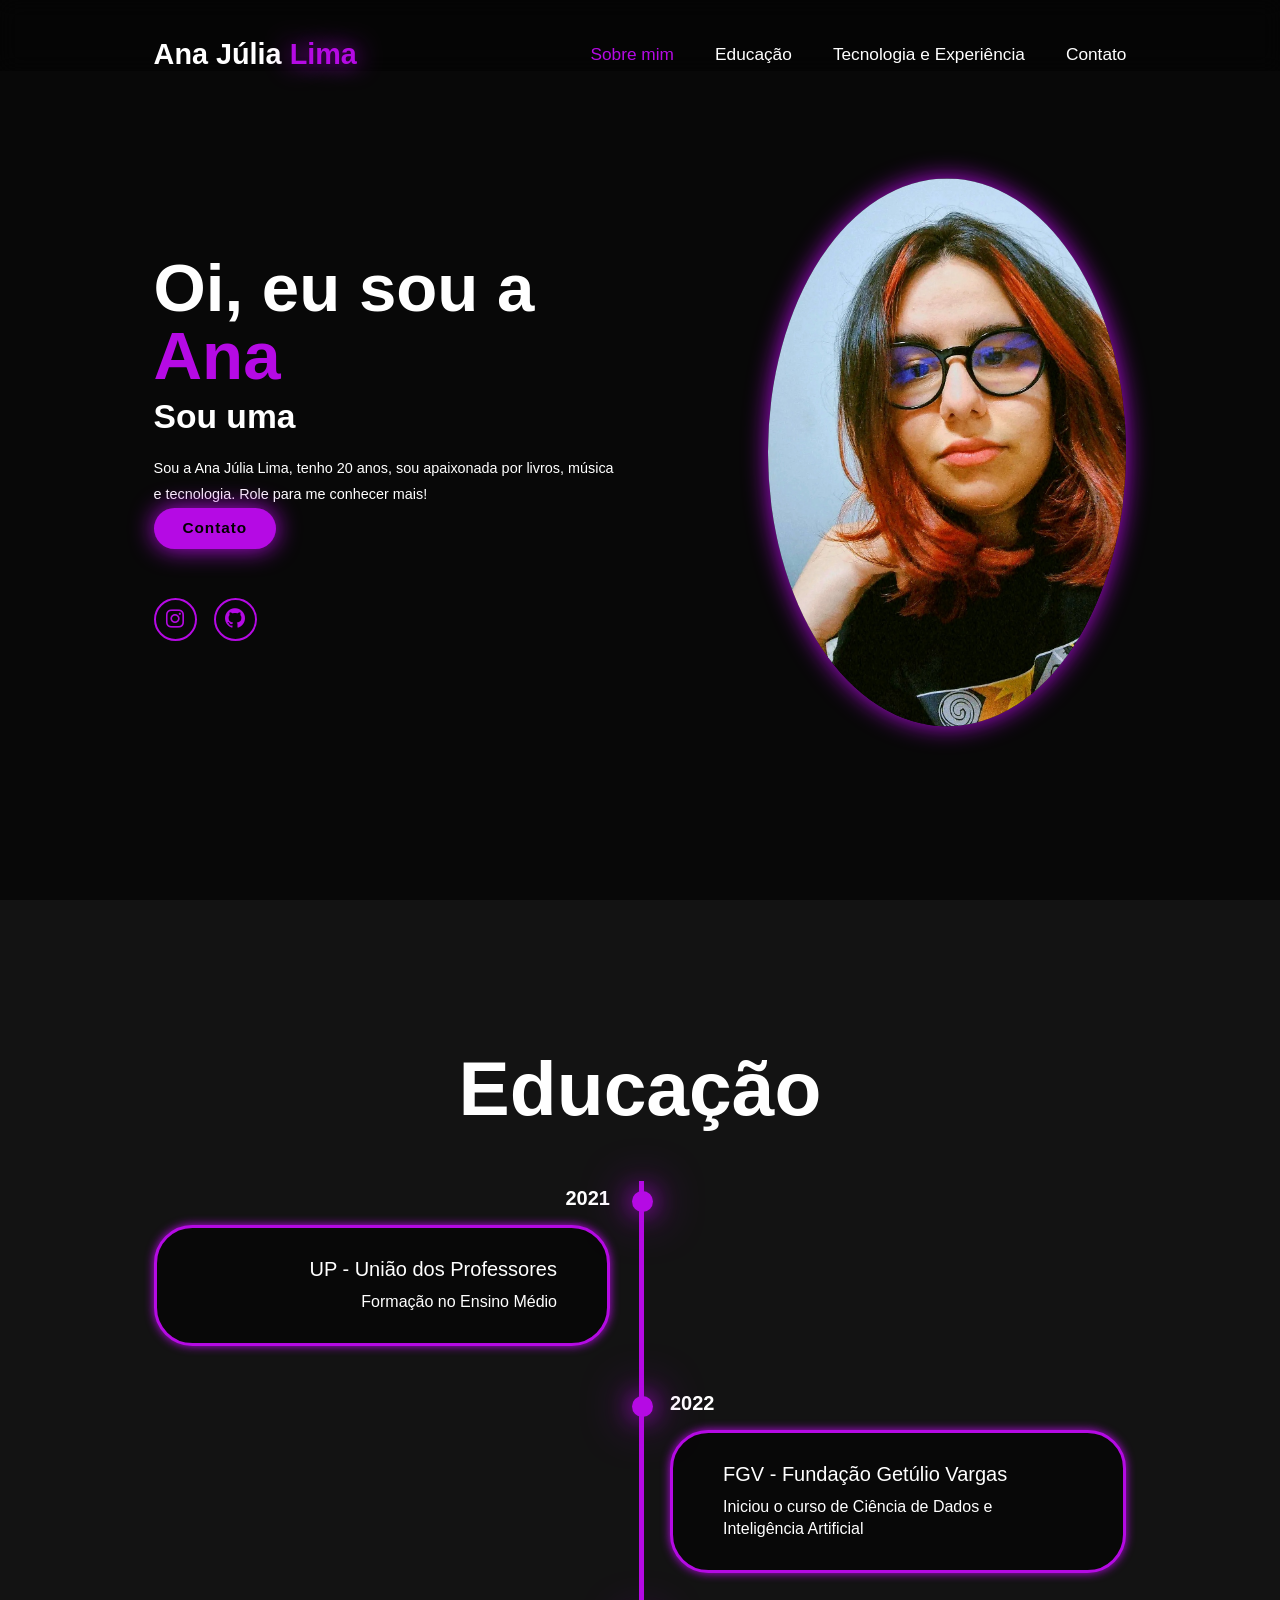
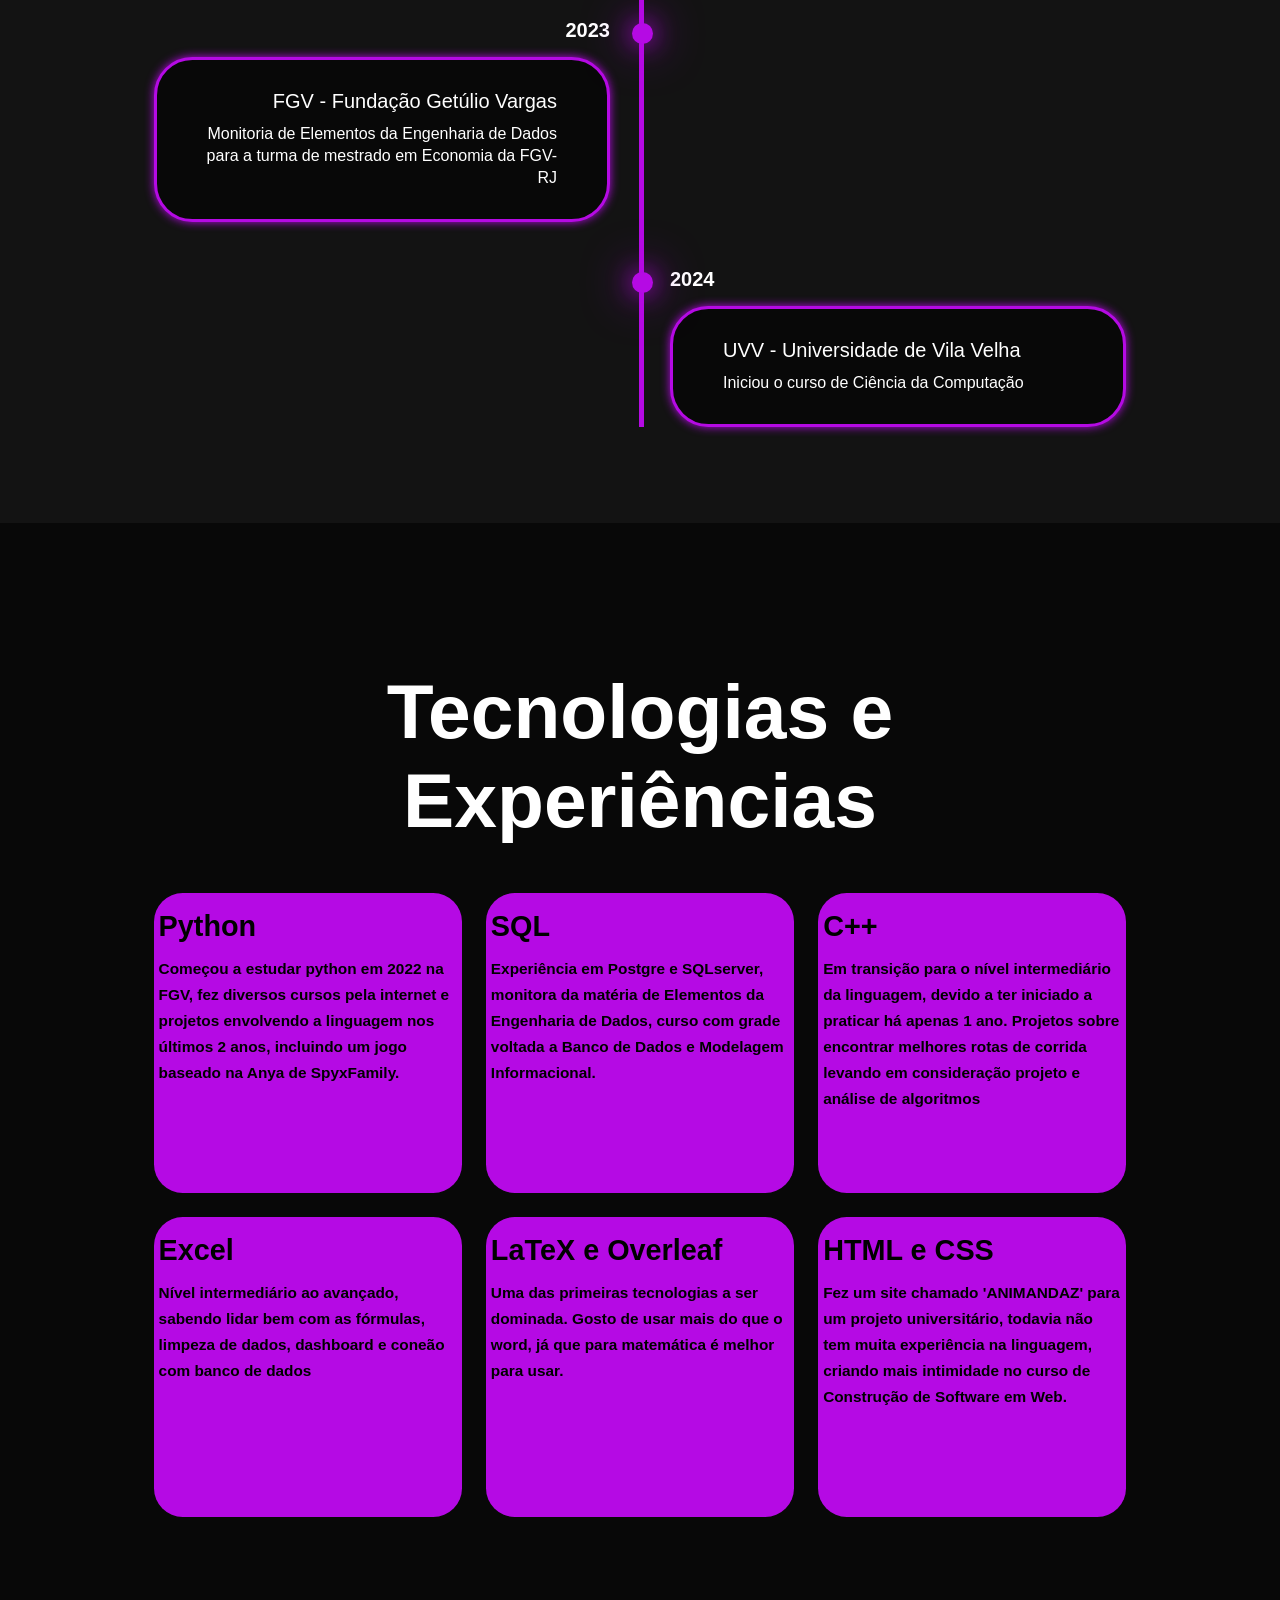
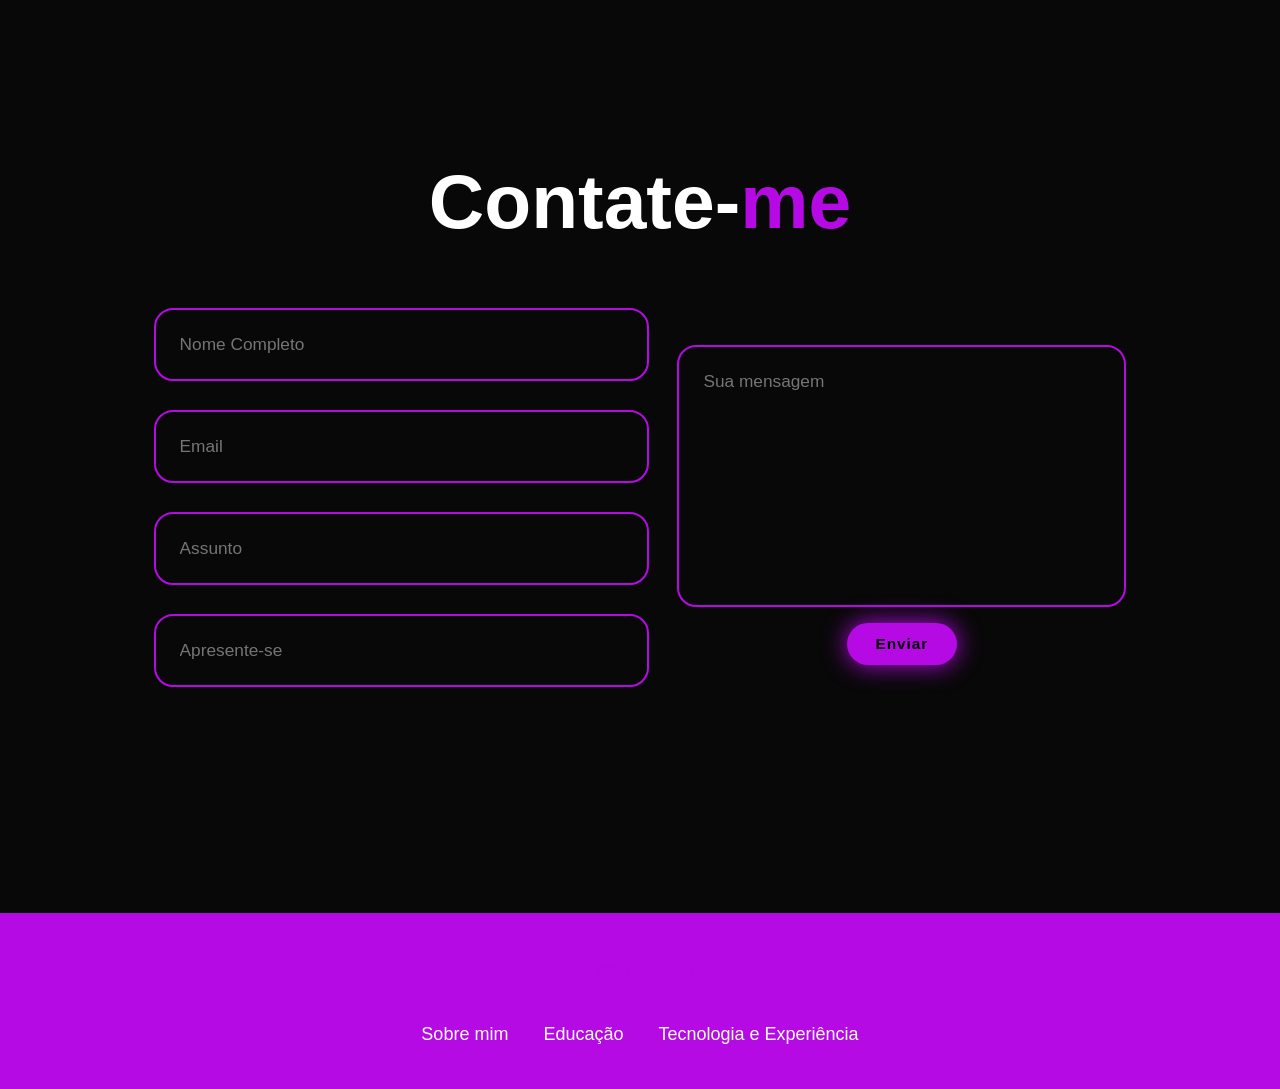
<file: index.html>
<!DOCTYPE html>
<html>

<head>
    <meta charset="UTF-8">
    <meta name="viewport" content="width=device-width, initial-scale 1.0">
    <title>Portifolio Ana Júlia Lima</title>
    <link rel="stylesheet" href="style.css">
    <link href='https://unpkg.com/boxicons@2.1.4/css/boxicons.min.css' rel='stylesheet'>
</head>

<body>
    <header class="header">
        <a href="#inicio" class="logo"> Ana Júlia
        <span> Lima</span></a>

        <i class='bx-menu' id="menu-icon"></i>

        <nav class="navegador">
            <a href="#inicio" class="ativa">Sobre mim</a>
            <a href="#educacao">Educação</a>
            <a href="#tecnologia">Tecnologia e Experiência</a>
            <a href="#contato">Contato</a>
        </nav>
    </header>

    <section class="inicio" id="inicio">
        <div class="inicio-conteudo">
            <h1> Oi, eu sou a <span>Ana</span></h1>
            <h3 class="animacao-texto">Sou uma
                <span></span></h3>
            <p>Sou a Ana Júlia Lima, tenho 20 anos, sou apaixonada por livros, música e tecnologia. Role para me conhecer mais!
            </p>
            <div class="btn-group">
                <a href="#contato" class="btn">Contato</a>
            </div>
            <div class="icons-redes">
                <a href="https://www.instagram.com/oh_anajulima/?igsh=dDh3Y2JiOHpsbWw2"><i class='bx bxl-instagram'></i></a>
                <a href="https://github.com/Anajuliarlc"><i class='bx bxl-github'></i></a>
            </div>
        </div>
        <div class="inicio-image">
            <img src="Ana.png" alt="minha imagem">
        </div>
    </section>

    <section class="educacao" id="educacao">
        <h2 class="heading">Educação</h2>
        <div class="timeline-items">

            <div class="timeline-item">
                <div class="timeline-dot"></div>
                <div class="timeline-date">2021</div>
                <div class="timeline-content">
                    <h3>UP - União dos Professores </h3>
                    <p>Formação no Ensino Médio</p>
                </div>

            </div>
            <div class="timeline-item">
                <div class="timeline-dot"></div>
                <div class="timeline-date">2022</div>
                <div class="timeline-content">
                    <h3>FGV - Fundação Getúlio Vargas </h3>
                    <p>Iniciou o curso de Ciência de Dados e Inteligência Artificial</p>
                </div>

            </div>
            <div class="timeline-item">
                <div class="timeline-dot"></div>
                <div class="timeline-date">2023</div>
                <div class="timeline-content">
                    <h3>FGV - Fundação Getúlio Vargas</h3>
                    <p>Monitoria de Elementos da Engenharia de Dados para a turma de mestrado em Economia da FGV-RJ</p>
                </div>
            </div>
            <div class="timeline-item">
                <div class="timeline-dot"></div>
                <div class="timeline-date">2024</div>
                <div class="timeline-content">
                    <h3>UVV - Universidade de Vila Velha</h3>
                    <p>Iniciou o curso de Ciência da Computação</p>
                </div>
            </div>

        </div>
    </section>

    <section class="tecnologia" id="tecnologia">
        <h2 class="heading">Tecnologias e Experiências</h2>
        <div class="tecnologia-container">

            <div class="tecnologia-box">
                <div class="tecnologia-info">
                    <h4>Python</h4>
                    <p>Começou a estudar python em 2022 na FGV, fez diversos cursos pela internet e projetos envolvendo a linguagem nos últimos 2 anos, incluindo um jogo baseado na Anya de SpyxFamily.
                    </p>
                </div>
            </div>

            <div class="tecnologia-box">
                <div class="tecnologia-info">
                    <h4>SQL</h4>
                    <p>Experiência em Postgre e SQLserver, monitora da matéria de Elementos da Engenharia de Dados, curso com grade voltada a Banco de Dados e Modelagem Informacional.</p>
                </div>
            </div>

            <div class="tecnologia-box">
                <div class="tecnologia-info">
                    <h4>C++</h4>
                    <p>Em transição para o nível intermediário da linguagem, devido a ter iniciado a praticar há apenas 1 ano. Projetos sobre encontrar melhores rotas de corrida levando em consideração projeto e análise de algoritmos
                    </p>
                </div>
            </div>

            <div class="tecnologia-box">
                <div class="tecnologia-info">
                    <h4>Excel</h4>
                    <p>Nível intermediário ao avançado, sabendo lidar bem com as fórmulas, limpeza de dados, dashboard e coneão com banco de dados
                    </p>
                </div>
            </div>

            <div class="tecnologia-box">
                <div class="tecnologia-info">
                    <h4>LaTeX e Overleaf</h4>
                    <p>Uma das primeiras tecnologias a ser dominada. Gosto de usar mais do que o word, já que para matemática é melhor para usar.
                    </p>
                </div>
            </div>

            <div class="tecnologia-box">
                <div class="tecnologia-info">
                    <h4>HTML e CSS</h4>
                    <p>Fez um site chamado 'ANIMANDAZ' para um projeto universitário, todavia não tem muita experiência na linguagem, criando mais intimidade no curso de Construção de Software em Web.
                    </p>
                </div>
            </div>

        </div>
    </section>

    <section class="contato" id="contato">
        <h2 class="heading">Contate-<span>me</span></h2>
        <form action="">
            <div class="input-group">
                <div class="input-box">
                    <input type="text" placeholder="Nome Completo ">
                    <input type="email" placeholder="Email ">
                </div>
                <div class="input-box">
                    <input type="text" placeholder="Assunto ">
                    <input type="textarea" placeholder="Apresente-se ">
                </div>
            </div>

            <div class="input-group-2">
                <textarea name="" id="" cols="30" rows="10" placeholder="Sua mensagem"></textarea>
                <input type="submit" value="Enviar" class="btn">
            </div>

    </section>

    <footer class="footer">
        <div class="social">
            <a href="https://www.instagram.com/oh_anajulima/?igsh=dDh3Y2JiOHpsbWw2"><i class='bx bxl-instagram'></i></a>
            <a href="https://github.com/Anajuliarlc"><i class='bx bxl-github'></i></a>
        </div>

        <ul class="list">
            <li><a href="#inicio" class="ativa">Sobre mim</a></li>
            <li><a href="#educacao">Educação</a></li>
            <li><a href="#tecnologia">Tecnologia e Experiência</a></li>
        </ul>
    </footer>

</body>

</html>
</file>
<file: style.css>
* {
    margin: 0;
    padding: 0;
    box-sizing: border-box;
    text-decoration: none;
    border: none;
    outline: none;
    scroll-behavior: smooth;
    font-family: "Poppins", sans-serif;
}

:root {
    --bg-color: #080808;
    --second-bg-color: #131313;
    --text-color: white;
    --main-color: #b50ae4;
}

html {
    font-size: 60%;
    overflow-x: hidden;
}

body {
    background: var(--bg-color);
    color: var(--text-color);
}

.header {
    position: fixed;
    top: 0;
    left: 0;
    width: 100%;
    padding: 4rem 12% 0;
    background: rgba(0, 0, 0, 0.36);
    backdrop-filter: blur(10px);
    display: flex;
    justify-content: space-between;
    align-items: center;
    z-index: 5;
}

.logo {
    font-size: 3rem;
    color: var(--text-color);
    font-weight: 800;
    cursor: pointer;
    transition: 0.3s ease;
}

.logo:hover {
    transform: scale(1.1);
}

.logo span {
    text-shadow: 0 0 25px var(--main-color);
}

.navegador a {
    font-size: 1.8rem;
    color: var(--text-color);
    margin-left: 4rem;
    font-weight: 500;
    transition: 0.3s ease;
    border-bottom: 3px solid transparent;
}

.navegador a:hover,
.navegador a.ativa {
    color: var(--main-color);
    border-bottom: 3px solid transparent;
}

#menu-icon {
    font-size: 3.6rem;
    color: var(--main-color);
    display: none;
}

section {
    min-height: 100vh;
    padding: 10rem 12% 10rem;
}

.inicio {
    display: flex;
    align-items: center;
    justify-content: space-between;
    gap: 15rem;
    padding-top: 8rem;
}

.inicio-conteudo {
    max-width: 50%;
    display: flex;
    flex-direction: column;
    align-items: flex-start;
    text-align: left;
    justify-content: center;
    margin-top: 3rem;
}

.inicio-conteudo h3 {
    margin-bottom: 2rem;
    margin-top: 1rem;
    font-size: 3.5rem;
}

.inicio-conteudo h1 {
    font-size: 7rem;
    font-weight: 700;
    margin-top: 1.5rem;
    line-height: 1;
}

.inicio-conteudo p {
    font-size: 1.5rem;
    font-weight: 500;
    line-height: 1.8;
    max-width: 1000px;
}

.icons-redes {
    margin-top: 20px;
}

.icons-redes a {
    display: inline-flex;
    justify-content: center;
    align-items: center;
    width: 4.5rem;
    height: 4.5rem;
    background: transparent;
    border: 2px solid var(--main-color);
    font-size: 2.5rem;
    border-radius: 50%;
    color: var(--main-color);
    margin: 3rem 1.5rem 3rem 0;
    transition: 0.3s ease-in-out;
}

.icons-redes a:hover {
    color: var(--main-color);
    transform: scale(1.3) translateY(-5px);
    box-shadow: 0 0 25px var(--main-color);
    background-color: var(--main-color);
}

span {
    color: var(--main-color);
}

.logo span {
    color: var(--main-color);
}

.inicio-image {
    padding-top: 8rem;
    max-width: 40%;
    border-radius: 50%;
    position: relative;
    top: 25rem;
    transform: translateY(-50%);
    margin-top: 10rem;
}

.inicio-image img {
    height: auto;
    right: 0;
    top: 3rem;
    width: 28vw;
    border-radius: 50%;
    box-shadow: 0 0 25px var(--main-color);
    cursor: pointer;
    transition: 0.4s ease-in-out;
}

.inicio-image img:hover {
    box-shadow: 0 0 25px var(--main-color), 0 0 50px var(--main-color), 0 0 100px var(--main-color);
}

.btn {
    display: inline-block;
    padding: 1rem 2.8rem;
    background: var(--main-color);
    box-shadow: 0 0 25px var(--main-color);
    border-radius: 4rem;
    font-size: 1.6rem;
    color: black;
    border: 2px solid transparent;
    letter-spacing: 0.1rem;
    font-weight: 600;
    transition: 0.3s ease-in-out;
    cursor: pointer;
}

.btn:hover {
    transform: scale(1.05);
    box-shadow: 0 0 50px var(--main-color);
}

.btn-group {
    display: flex;
    align-items: center;
    gap: 1.5rem;
}

.btn-group a:nth-of-type(2) {
    background-color: black;
    color: var(--main-color);
    border: 2px solid var(--main-color);
}

.btn-group a:nth-of-type(2):hover {
    box-shadow: 0 0 25px var(--main-color);
    background-color: var(--main-color);
    color: black;
}

.animacao-texto {
    font-size: 34px;
    font-weight: 600;
    min-width: 280px;
}

.animacao-texto span {
    position: relative;
}

.animacao-texto span::before {
    content: "Web Developer";
    color: var(--main-color);
    animation: words 20s infinite;
}

.animacao-texto span::after {
    content: "";
    background-color: var(--bg-color);
    position: absolute;
    width: calc(100% + 8px);
    height: 100%;
    border-left: 3px solid var(--bg-color);
    right: -8px;
    animation: cursor 0.6s infinite, typing 20s infinite steps(14);
}

@keyframes cursor {
    to {
        border-left: 2px solid var(--main-color);
    }
}

@keyframes words {
    0%,
    20% {
        content: "Universitária";
    }
    21%,
    40% {
        content: "Leitora"
    }
    41%,
    60% {
        content: "musicista"
    }
    61%,
    80% {
        content: "estudante"
    }
    81%,
    100% {
        content: "Developer"
    }
}

@keyframes typing {
    10%,
    15%,
    30%,
    35%,
    50%,
    55%,
    70%,
    75%,
    90%,
    95% {
        width: 0;
    }
    5%,
    20%,
    25%,
    40%,
    45%,
    60%,
    65%,
    80%,
    85% {
        width: calc(100% + 8px);
    }
}

.heading {
    font-size: 8rem;
    text-align: center;
    margin: 5rem 0;
}

.educacao {
    padding: 100px15px;
    background: var(--second-bg-color);
}

.educacao h2 {
    margin-bottom: 5rem;
}

.timeline-items {
    max-width: 1200px;
    margin: auto;
    display: flex;
    flex-wrap: wrap;
    position: relative;
}

.timeline-items::before {
    content: "";
    position: absolute;
    width: 5px;
    height: 100%;
    background-color: var(--main-color);
    left: calc(50% - 1px);
}

.timeline-item {
    margin-bottom: 40px;
    width: 100%;
    position: relative;
}

.timeline-item:last-child {
    margin-bottom: 0;
}

.timeline-item:nth-child(odd) {
    padding-right: calc(50% + 30px);
    text-align: right;
}

.timeline-item:nth-child(even) {
    padding-left: calc(50% + 30px);
}

.timeline-dot {
    height: 21px;
    width: 21px;
    background-color: var(--main-color);
    box-shadow: 0 0 25px var(--main-color), 0 0 50px var(--main-color);
    position: absolute;
    left: calc(50% - 8px);
    border-radius: 50%;
    top: 10px;
}

.timeline-date {
    font-size: 20px;
    font-weight: 800;
    color: white;
    margin: 6px 0 15px;
}

.timeline-content {
    background-color: var(--bg-color);
    border: 3px solid var(--main-color);
    padding: 30px 50px;
    border-radius: 4rem;
    box-shadow: 0 0 10px var(--main-color);
    cursor: pointer;
    transition: 0.3s ease-in-out;
}

.timeline-content:hover {
    transform: scale(1.05);
    box-shadow: 0 0 25px var(--main-color);
}

.timeline-content h3 {
    font-size: 20px;
    color: white;
    margin: 0 0 10px;
    font-weight: 500;
}

.timeline-content p {
    color: white;
    font-size: 16px;
    font-weight: 300;
    line-height: 22px;
}

::-webkit-scrollbar {
    width: 15px;
}

::-webkit-scrollbar-thumb {
    background-color: var(--main-color);
}

::-webkit-scrollbar-track {
    background-color: var(--bg-color);
    width: 50px;
}

.tecnologia {
    background: var(--bg-color);
    color: black;
}

.tecnologia h2 {
    margin-bottom: 5rem;
    color: white
}

.tecnologia-container {
    display: grid;
    grid-template-columns: repeat(3, 1fr);
    align-items: center;
    gap: 2.5rem;
}

.tecnologia-box {
    background-color: var(--main-color);
    height: 300px;
    border-radius: 3rem;
    border: 5px solid transparent;
    cursor: pointer;
    transition: 0.4s ease-in-out;
}

.tecnologia-box:hover {
    background: white;
    color: black;
    border: 5px solid var(--main-color);
    transform: scale(1.03);
}

.tecnologia-box .tecnologia-info {
    display: flex;
    flex-direction: column;
    text-align: left;
    max-height: 200px;
    justify-content: left;
    align-items: baseline;
}

.tecnologia-info h4 {
    font-size: 3rem;
    font-weight: 800;
    line-height: 2;
}

.tecnologia-info p {
    font-size: 1.6rem;
    font-weight: 600;
    max-height: 100px;
    line-height: 1.7;
    margin: auto;
}

.contato {
    background-color: var(--bg-color);
}

.contato h2 {
    margin-bottom: 3rem;
    color: white;
}

.contato form {
    display: flex;
    align-items: center;
    justify-content: center;
    gap: 3rem;
    margin: 5rem auto;
    text-align: center;
}

.contato form .input-box {
    display: flex;
    justify-content: center;
    flex-wrap: wrap;
}

.contato form .input-box input,
.contato form textarea {
    width: 100%;
    padding: 2.5rem;
    font-size: 1.8rem;
    color: var(--text-color);
    background: var(--bg-color);
    border-radius: 2rem;
    border: 2px solid var(--main-color);
    margin: 1.5rem 0;
    resize: none;
}

.contato form.btn {
    margin-top: 2rem;
}

.footer {
    position: relative;
    bottom: 0;
    width: 100%;
    padding: 40px 0;
    background-color: var(--main-color);
}

.footer .social {
    text-align: center;
    padding-bottom: 25px;
    color: var(--main-color);
}

.footer .social a {
    font-size: 25px;
    color: var(--main-color);
    border: 2px solid var(--main-color);
    width: 42px;
    height: 42px;
    line-height: 42px;
    display: inline-block;
    text-align: center;
    border-radius: 50%;
    margin: 0 10px;
    transition: 0.3s ease-in-out;
}

.footer .social a:hover {
    transform: scale(1.2)translateY(-10px);
    background-color: var(--main-color);
    color: black;
    box-shadow: 0 0 25px var(--main-color);
}

.footer ul {
    margin-top: 0;
    padding: 0;
    font-size: 18px;
    line-height: 1.6;
    margin-bottom: 0;
    text-align: center;
}

.footer ul li a {
    color: white;
    border-bottom: 3px solid transparent;
    transition: 0.3s ease-in-out;
}

.footer ul li a:hover {
    border-bottom: 3px solid var(--main-color);
}

.footer ul li {
    display: inline-block;
    padding: 0 15px;
}
</file>
